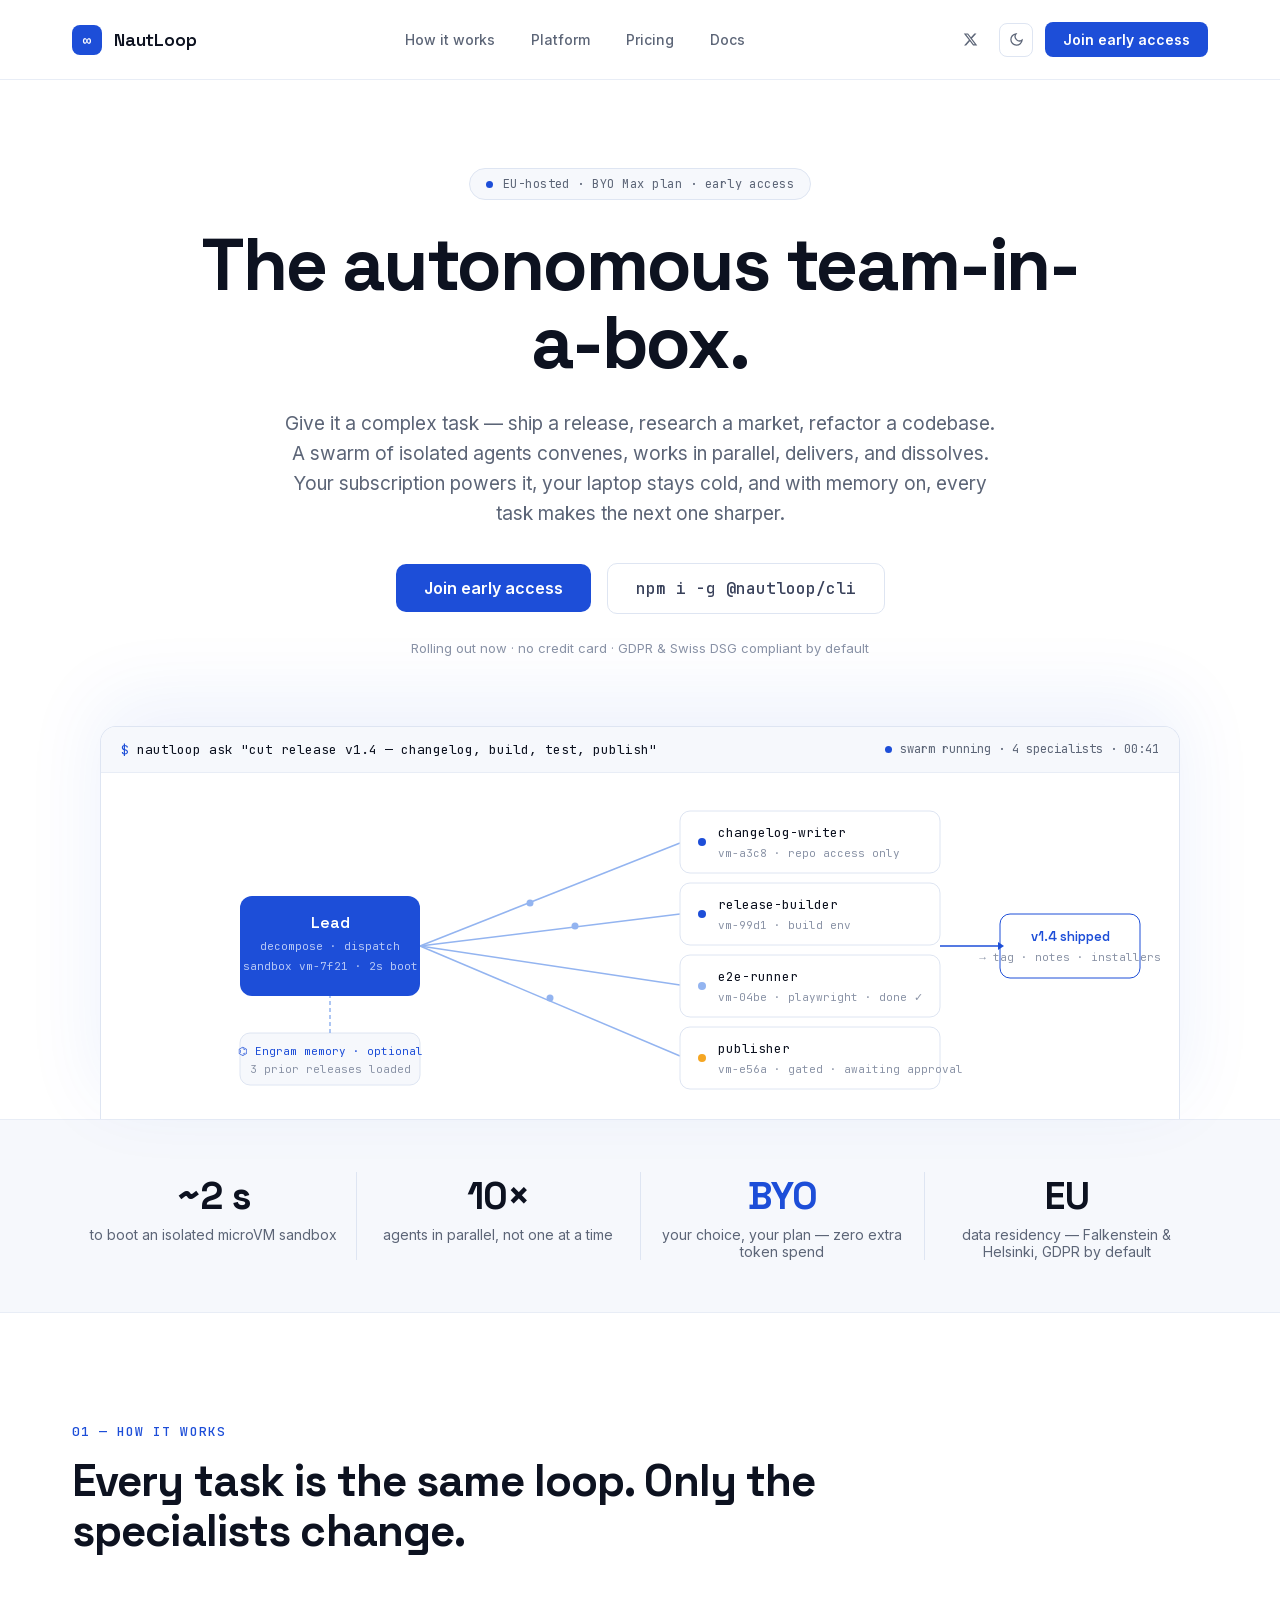
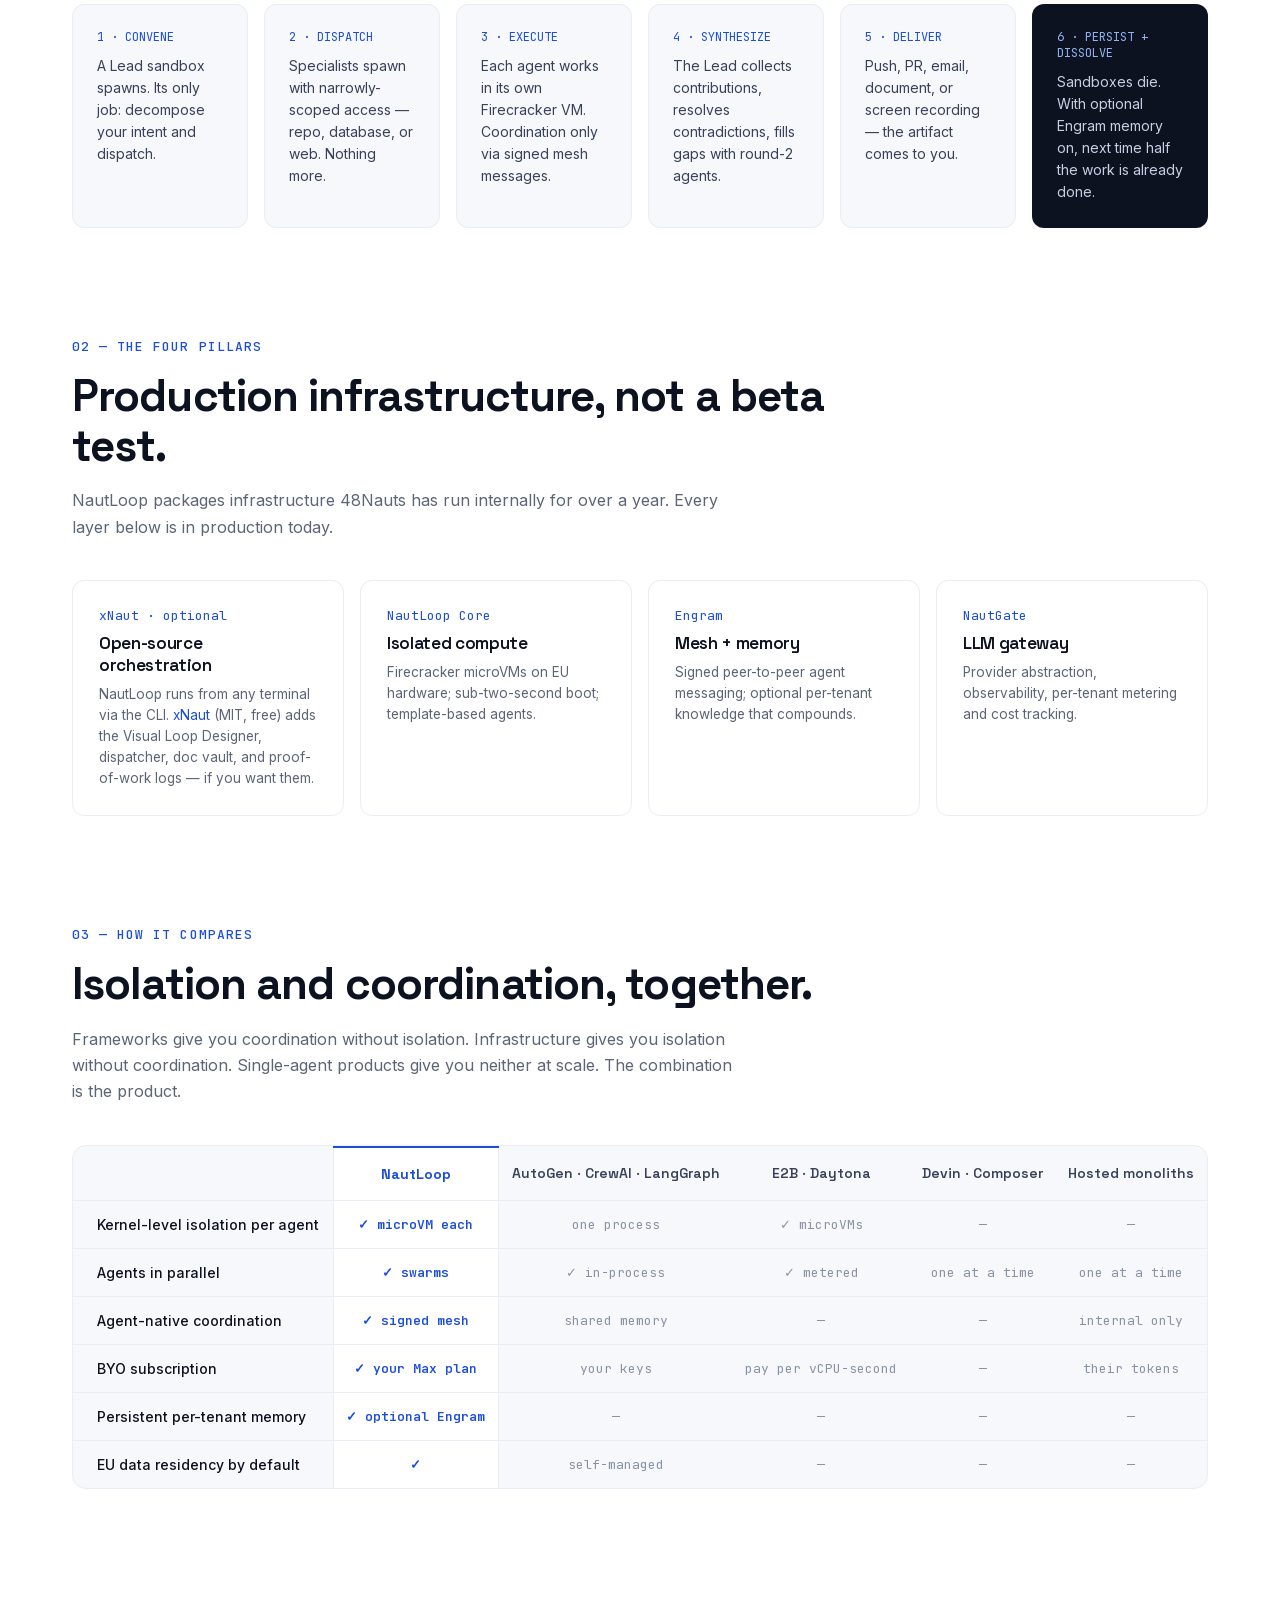
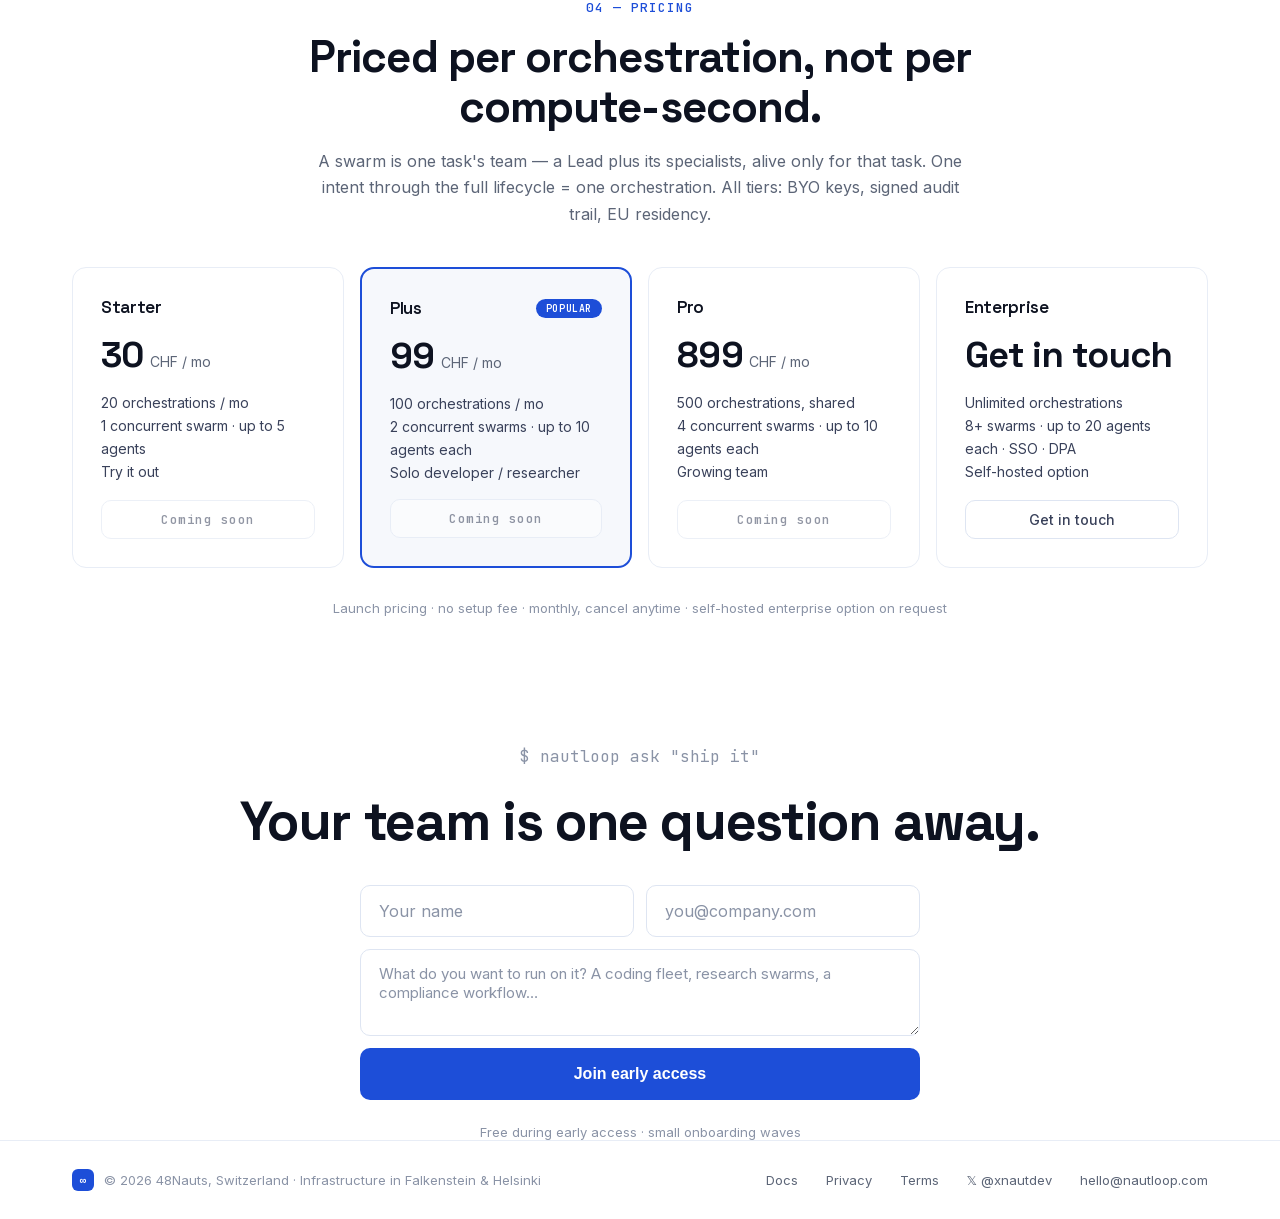
<file: index.html>
<!doctype html>
<html lang="en">
<head>
  <meta charset="utf-8">
  <meta name="viewport" content="width=device-width, initial-scale=1">
  <title>NautLoop — The autonomous team-in-a-box</title>
  <meta name="description" content="Give NautLoop a complex task — ship a release, research a market, refactor a codebase. A swarm of isolated agents convenes in EU-hosted microVMs, works in parallel, delivers, and dissolves. BYO Max plan.">
  <link rel="canonical" href="https://nautloop.com/">
  <meta property="og:type" content="website">
  <meta property="og:site_name" content="NautLoop">
  <meta property="og:title" content="NautLoop — The autonomous team-in-a-box">
  <meta property="og:description" content="Swarms of isolated AI agents in EU-hosted microVMs. Your subscription powers it. Your laptop stays cold.">
  <meta property="og:url" content="https://nautloop.com/">
  <meta property="og:image" content="https://nautloop.com/assets/og.png">
  <meta property="og:image:width" content="1200">
  <meta property="og:image:height" content="630">
  <meta name="twitter:card" content="summary_large_image">
  <meta name="twitter:site" content="@xnautdev">
  <meta name="twitter:title" content="NautLoop — The autonomous team-in-a-box">
  <meta name="twitter:description" content="Swarms of isolated AI agents in EU-hosted microVMs. BYO Max plan. EU data residency.">
  <meta name="twitter:image" content="https://nautloop.com/assets/og.png">
  <link rel="icon" href="favicon.svg" type="image/svg+xml">
  <link rel="stylesheet" href="css/style.css?v=6">
  <script defer src="https://wave.21nauts.com/script.js" data-website-id="6d8ce0ae-9b54-4ba2-931f-3f5d54a3eb39"></script>
  <script>
    // Apply saved/system theme before paint to avoid flash
    (function () {
      var t = localStorage.getItem('nl-theme');
      if (!t) t = window.matchMedia('(prefers-color-scheme: dark)').matches ? 'dark' : 'light';
      document.documentElement.setAttribute('data-theme', t);
    })();
  </script>
</head>
<body>

<nav class="nav">
  <a class="logo" href="/">
    <span class="logo-mark">∞</span>
    <span class="logo-name">NautLoop</span>
  </a>
  <div class="nav-links">
    <a href="#how">How it works</a>
    <a href="#pillars">Platform</a>
    <a href="#pricing">Pricing</a>
    <a href="https://docs.nautloop.com/docs">Docs</a>
  </div>
  <div class="nav-actions">
    <a class="icon-btn" href="https://x.com/xnautdev" aria-label="NautLoop on X">
      <svg width="15" height="15" viewBox="0 0 24 24" fill="currentColor"><path d="M18.244 2.25h3.308l-7.227 8.26 8.502 11.24H16.17l-5.214-6.817L4.99 21.75H1.68l7.73-8.835L1.254 2.25H8.08l4.713 6.231zm-1.161 17.52h1.833L7.084 4.126H5.117z"/></svg>
    </a>
    <button class="icon-btn theme-toggle" aria-label="Toggle theme">
      <svg class="ic-moon" width="15" height="15" viewBox="0 0 24 24" fill="none" stroke="currentColor" stroke-width="2" stroke-linecap="round"><path d="M21 12.79A9 9 0 1 1 11.21 3 7 7 0 0 0 21 12.79z"/></svg>
      <svg class="ic-sun" width="15" height="15" viewBox="0 0 24 24" fill="none" stroke="currentColor" stroke-width="2" stroke-linecap="round"><circle cx="12" cy="12" r="4"/><path d="M12 2v2M12 20v2M4.93 4.93l1.41 1.41M17.66 17.66l1.41 1.41M2 12h2M20 12h2M4.93 19.07l1.41-1.41M17.66 6.34l1.41-1.41"/></svg>
    </button>
    <a class="btn btn-primary btn-sm" href="#join">Join early access</a>
  </div>
</nav>

<header class="hero">
  <div class="pill mono"><span class="dot"></span>EU-hosted · BYO Max plan · early access</div>
  <h1>The autonomous team-in-a-box.</h1>
  <p class="sub">Give it a complex task — ship a release, research a market, refactor a codebase. A swarm of isolated agents convenes, works in parallel, delivers, and dissolves. Your subscription powers it, your laptop stays cold, and with memory on, every task makes the next one sharper.</p>
  <div class="cta-row">
    <a class="btn btn-primary" href="#join">Join early access</a>
    <span class="btn btn-ghost mono">npm i -g @nautloop/cli</span>
  </div>
  <p class="footnote">Rolling out now · no credit card · GDPR &amp; Swiss DSG compliant by default</p>

  <div class="swarm">
    <div class="swarm-head">
      <span class="mono cmd"><b>$</b> nautloop ask "cut release v1.4 — changelog, build, test, publish"</span>
      <span class="mono status"><span class="dot"></span>swarm running · 4 specialists · 00:41</span>
    </div>
    <div class="swarm-canvas">
      <svg width="1040" height="330" viewBox="0 0 1040 330" fill="none">
        <g stroke="var(--mesh)" stroke-width="1.5">
          <path d="M300 165 L560 62"/><path d="M300 165 L560 133"/>
          <path d="M300 165 L560 204"/><path d="M300 165 L560 275"/>
        </g>
        <g fill="var(--mesh-dot)">
          <circle cx="410" cy="122" r="3.5"/><circle cx="455" cy="145" r="3.5"/><circle cx="430" cy="217" r="3.5"/>
        </g>
        <rect x="120" y="115" width="180" height="100" rx="12" fill="var(--accent-strong)"/>
        <text x="210" y="147" fill="#FFFFFF" class="sg" font-size="16" font-weight="600" text-anchor="middle">Lead</text>
        <text x="210" y="169" fill="var(--on-accent-dim)" class="jb" font-size="11" text-anchor="middle">decompose · dispatch</text>
        <text x="210" y="189" fill="var(--on-accent-dim)" class="jb" font-size="11" text-anchor="middle">sandbox vm-7f21 · 2s boot</text>
        <g class="jb" font-size="11">
          <rect x="560" y="30" width="260" height="62" rx="10" fill="var(--card)" stroke="var(--border)"/>
          <circle cx="582" cy="61" r="4" fill="var(--accent-text)"/>
          <text x="598" y="56" fill="var(--ink)" font-size="13">changelog-writer</text>
          <text x="598" y="76" fill="var(--faint)">vm-a3c8 · repo access only</text>
          <rect x="560" y="102" width="260" height="62" rx="10" fill="var(--card)" stroke="var(--border)"/>
          <circle cx="582" cy="133" r="4" fill="var(--accent-text)"/>
          <text x="598" y="128" fill="var(--ink)" font-size="13">release-builder</text>
          <text x="598" y="148" fill="var(--faint)">vm-99d1 · build env</text>
          <rect x="560" y="174" width="260" height="62" rx="10" fill="var(--card)" stroke="var(--border)"/>
          <circle cx="582" cy="205" r="4" fill="var(--mesh)"/>
          <text x="598" y="200" fill="var(--ink)" font-size="13">e2e-runner</text>
          <text x="598" y="220" fill="var(--faint)">vm-04be · playwright · done ✓</text>
          <rect x="560" y="246" width="260" height="62" rx="10" fill="var(--card)" stroke="var(--border)"/>
          <circle cx="582" cy="277" r="4" fill="#F5A623"/>
          <text x="598" y="272" fill="var(--ink)" font-size="13">publisher</text>
          <text x="598" y="292" fill="var(--faint)">vm-e56a · gated · awaiting approval</text>
        </g>
        <rect x="120" y="252" width="180" height="52" rx="10" fill="var(--tint)" stroke="var(--border)"/>
        <text x="210" y="274" fill="var(--accent-text)" class="jb" font-size="11" text-anchor="middle">⌬ Engram memory · optional</text>
        <text x="210" y="292" fill="var(--faint)" class="jb" font-size="11" text-anchor="middle">3 prior releases loaded</text>
        <path d="M210 252 L210 215" stroke="var(--mesh)" stroke-width="1.5" stroke-dasharray="4 3"/>
        <rect x="880" y="133" width="140" height="64" rx="10" fill="var(--card)" stroke="var(--accent-strong)"/>
        <text x="950" y="160" fill="var(--accent-text)" class="sg" font-size="13" font-weight="600" text-anchor="middle">v1.4 shipped</text>
        <text x="950" y="180" fill="var(--faint)" class="jb" font-size="11" text-anchor="middle">→ tag · notes · installers</text>
        <path d="M820 165 L878 165" stroke="var(--accent-strong)" stroke-width="1.5"/>
        <polygon points="878,161 878,169 884,165" fill="var(--accent-strong)"/>
      </svg>
    </div>
  </div>
</header>

<section class="stats">
  <div class="stat"><b>~2 s</b><span>to boot an isolated microVM sandbox</span></div>
  <div class="stat"><b>10×</b><span>agents in parallel, not one at a time</span></div>
  <div class="stat"><b class="accent">BYO</b><span>your choice, your plan — zero extra token spend</span></div>
  <div class="stat"><b>EU</b><span>data residency — Falkenstein &amp; Helsinki, GDPR by default</span></div>
</section>

<section class="section" id="how">
  <p class="kicker mono">01 — HOW IT WORKS</p>
  <h2>Every task is the same loop. Only the specialists change.</h2>
  <div class="steps">
    <div class="step"><span class="mono sl">1 · CONVENE</span><p>A Lead sandbox spawns. Its only job: decompose your intent and dispatch.</p></div>
    <div class="step"><span class="mono sl">2 · DISPATCH</span><p>Specialists spawn with narrowly-scoped access — repo, database, or web. Nothing more.</p></div>
    <div class="step"><span class="mono sl">3 · EXECUTE</span><p>Each agent works in its own Firecracker VM. Coordination only via signed mesh messages.</p></div>
    <div class="step"><span class="mono sl">4 · SYNTHESIZE</span><p>The Lead collects contributions, resolves contradictions, fills gaps with round-2 agents.</p></div>
    <div class="step"><span class="mono sl">5 · DELIVER</span><p>Push, PR, email, document, or screen recording — the artifact comes to you.</p></div>
    <div class="step step-dark"><span class="mono sl">6 · PERSIST + DISSOLVE</span><p>Sandboxes die. With optional Engram memory on, next time half the work is already done.</p></div>
  </div>
</section>

<section class="section" id="pillars">
  <p class="kicker mono">02 — THE FOUR PILLARS</p>
  <h2>Production infrastructure, not a beta test.</h2>
  <p class="lead">NautLoop packages infrastructure 48Nauts has run internally for over a year. Every layer below is in production today.</p>
  <div class="pillars">
    <div class="pillar"><span class="mono pn">xNaut · optional</span><h3>Open-source orchestration</h3><p>NautLoop runs from any terminal via the CLI. <a href="https://xnaut.dev" style="color:var(--accent-text)">xNaut</a> (MIT, free) adds the Visual Loop Designer, dispatcher, doc vault, and proof-of-work logs — if you want them.</p></div>
    <div class="pillar"><span class="mono pn">NautLoop Core</span><h3>Isolated compute</h3><p>Firecracker microVMs on EU hardware; sub-two-second boot; template-based agents.</p></div>
    <div class="pillar"><span class="mono pn">Engram</span><h3>Mesh + memory</h3><p>Signed peer-to-peer agent messaging; optional per-tenant knowledge that compounds.</p></div>
    <div class="pillar"><span class="mono pn">NautGate</span><h3>LLM gateway</h3><p>Provider abstraction, observability, per-tenant metering and cost tracking.</p></div>
  </div>
</section>

<section class="section compare" id="compare">
  <p class="kicker mono">03 — HOW IT COMPARES</p>
  <h2>Isolation and coordination, together.</h2>
  <p class="lead">Frameworks give you coordination without isolation. Infrastructure gives you isolation without coordination. Single-agent products give you neither at scale. The combination is the product.</p>
  <div class="table-wrap">
    <table class="cmp mono">
      <thead>
        <tr><th></th><th class="me">NautLoop</th><th>AutoGen · CrewAI · LangGraph</th><th>E2B · Daytona</th><th>Devin · Composer</th><th>Hosted monoliths</th></tr>
      </thead>
      <tbody>
        <tr><td>Kernel-level isolation per agent</td><td class="me">✓ microVM each</td><td>one process</td><td>✓ microVMs</td><td>—</td><td>—</td></tr>
        <tr><td>Agents in parallel</td><td class="me">✓ swarms</td><td>✓ in-process</td><td>✓ metered</td><td>one at a time</td><td>one at a time</td></tr>
        <tr><td>Agent-native coordination</td><td class="me">✓ signed mesh</td><td>shared memory</td><td>—</td><td>—</td><td>internal only</td></tr>
        <tr><td>BYO subscription</td><td class="me">✓ your Max plan</td><td>your keys</td><td>pay per vCPU-second</td><td>—</td><td>their tokens</td></tr>
        <tr><td>Persistent per-tenant memory</td><td class="me">✓ optional Engram</td><td>—</td><td>—</td><td>—</td><td>—</td></tr>
        <tr><td>EU data residency by default</td><td class="me">✓</td><td>self-managed</td><td>—</td><td>—</td><td>—</td></tr>
      </tbody>
    </table>
  </div>
</section>

<section class="section pricing" id="pricing">
  <p class="kicker mono">04 — PRICING</p>
  <h2>Priced per orchestration, not per compute-second.</h2>
  <p class="lead center">A swarm is one task's team — a Lead plus its specialists, alive only for that task. One intent through the full lifecycle = one orchestration. All tiers: BYO keys, signed audit trail, EU residency.</p>
  <div class="tiers">
    <div class="tier">
      <h3>Starter</h3>
      <div class="price"><b>30</b><span>CHF / mo</span></div>
      <p>20 orchestrations / mo<br>1 concurrent swarm · up to 5 agents<br>Try it out</p>
      <span class="btn btn-ghost btn-soon">Coming soon</span>
    </div>
    <div class="tier tier-hl">
      <div class="tier-head"><h3>Plus</h3><span class="mono badge-pop">POPULAR</span></div>
      <div class="price"><b>99</b><span>CHF / mo</span></div>
      <p>100 orchestrations / mo<br>2 concurrent swarms · up to 10 agents each<br>Solo developer / researcher</p>
      <span class="btn btn-ghost btn-soon">Coming soon</span>
    </div>
    <div class="tier">
      <h3>Pro</h3>
      <div class="price"><b>899</b><span>CHF / mo</span></div>
      <p>500 orchestrations, shared<br>4 concurrent swarms · up to 10 agents each<br>Growing team</p>
      <span class="btn btn-ghost btn-soon">Coming soon</span>
    </div>
    <div class="tier">
      <h3>Enterprise</h3>
      <div class="price"><b>Get in touch</b></div>
      <p>Unlimited orchestrations<br>8+ swarms · up to 20 agents each · SSO · DPA<br>Self-hosted option</p>
      <a class="btn btn-ghost" href="mailto:hello@nautloop.com?subject=NautLoop%20Enterprise">Get in touch</a>
    </div>
  </div>
  <p class="fine">Launch pricing · no setup fee · monthly, cancel anytime · self-hosted enterprise option on request</p>
</section>

<section class="section final" id="join">
  <p class="mono dim">$ nautloop ask "ship it"</p>
  <h2>Your team is one question away.</h2>
  <form class="ea-form ea-form-full" id="ea-form">
    <div class="ea-row">
      <input type="text" id="ea-name" placeholder="Your name" autocomplete="name" required>
      <input type="email" id="ea-email" placeholder="you@company.com" autocomplete="email" required>
    </div>
    <textarea id="ea-why" rows="3" placeholder="What do you want to run on it? A coding fleet, research swarms, a compliance workflow…" required></textarea>
    <input type="text" id="ea-company" tabindex="-1" autocomplete="off" aria-hidden="true" style="position:absolute;left:-9999px">
    <button type="submit" class="btn btn-primary">Join early access</button>
    <p class="mono fine" id="ea-status" hidden></p>
  </form>
  <p class="fine">Free during early access · small onboarding waves</p>
</section>

<footer class="footer">
  <div class="logo">
    <span class="logo-mark sm">∞</span>
    <span class="fine">© 2026 48Nauts, Switzerland · Infrastructure in Falkenstein &amp; Helsinki</span>
  </div>
  <div class="footer-links">
    <a href="https://docs.nautloop.com/docs">Docs</a>
    <a href="/privacy.html">Privacy</a>
    <a href="/terms.html">Terms</a>
    <a href="https://x.com/xnautdev">𝕏 @xnautdev</a>
    <a href="mailto:hello@nautloop.com">hello@nautloop.com</a>
  </div>
</footer>

<script src="js/main.js?v=5" defer></script>
<script type="application/ld+json">
{
  "@context": "https://schema.org",
  "@type": "SoftwareApplication",
  "name": "NautLoop",
  "applicationCategory": "DeveloperApplication",
  "operatingSystem": "Web, CLI (macOS, Linux)",
  "description": "Hosted platform for running swarms of AI agents in isolated EU-hosted microVMs, coordinated through a signed mesh, with optional persistent memory. Bring your own AI subscription.",
  "url": "https://nautloop.com/",
  "offers": [
    { "@type": "Offer", "name": "Starter", "price": "30", "priceCurrency": "CHF" },
    { "@type": "Offer", "name": "Plus", "price": "100", "priceCurrency": "CHF" },
    { "@type": "Offer", "name": "Team", "price": "400", "priceCurrency": "CHF" },
    { "@type": "Offer", "name": "Business", "price": "1500", "priceCurrency": "CHF" }
  ],
  "author": { "@type": "Organization", "name": "48Nauts", "url": "https://48nauts.com" }
}
</script>
</body>
</html>
</file>
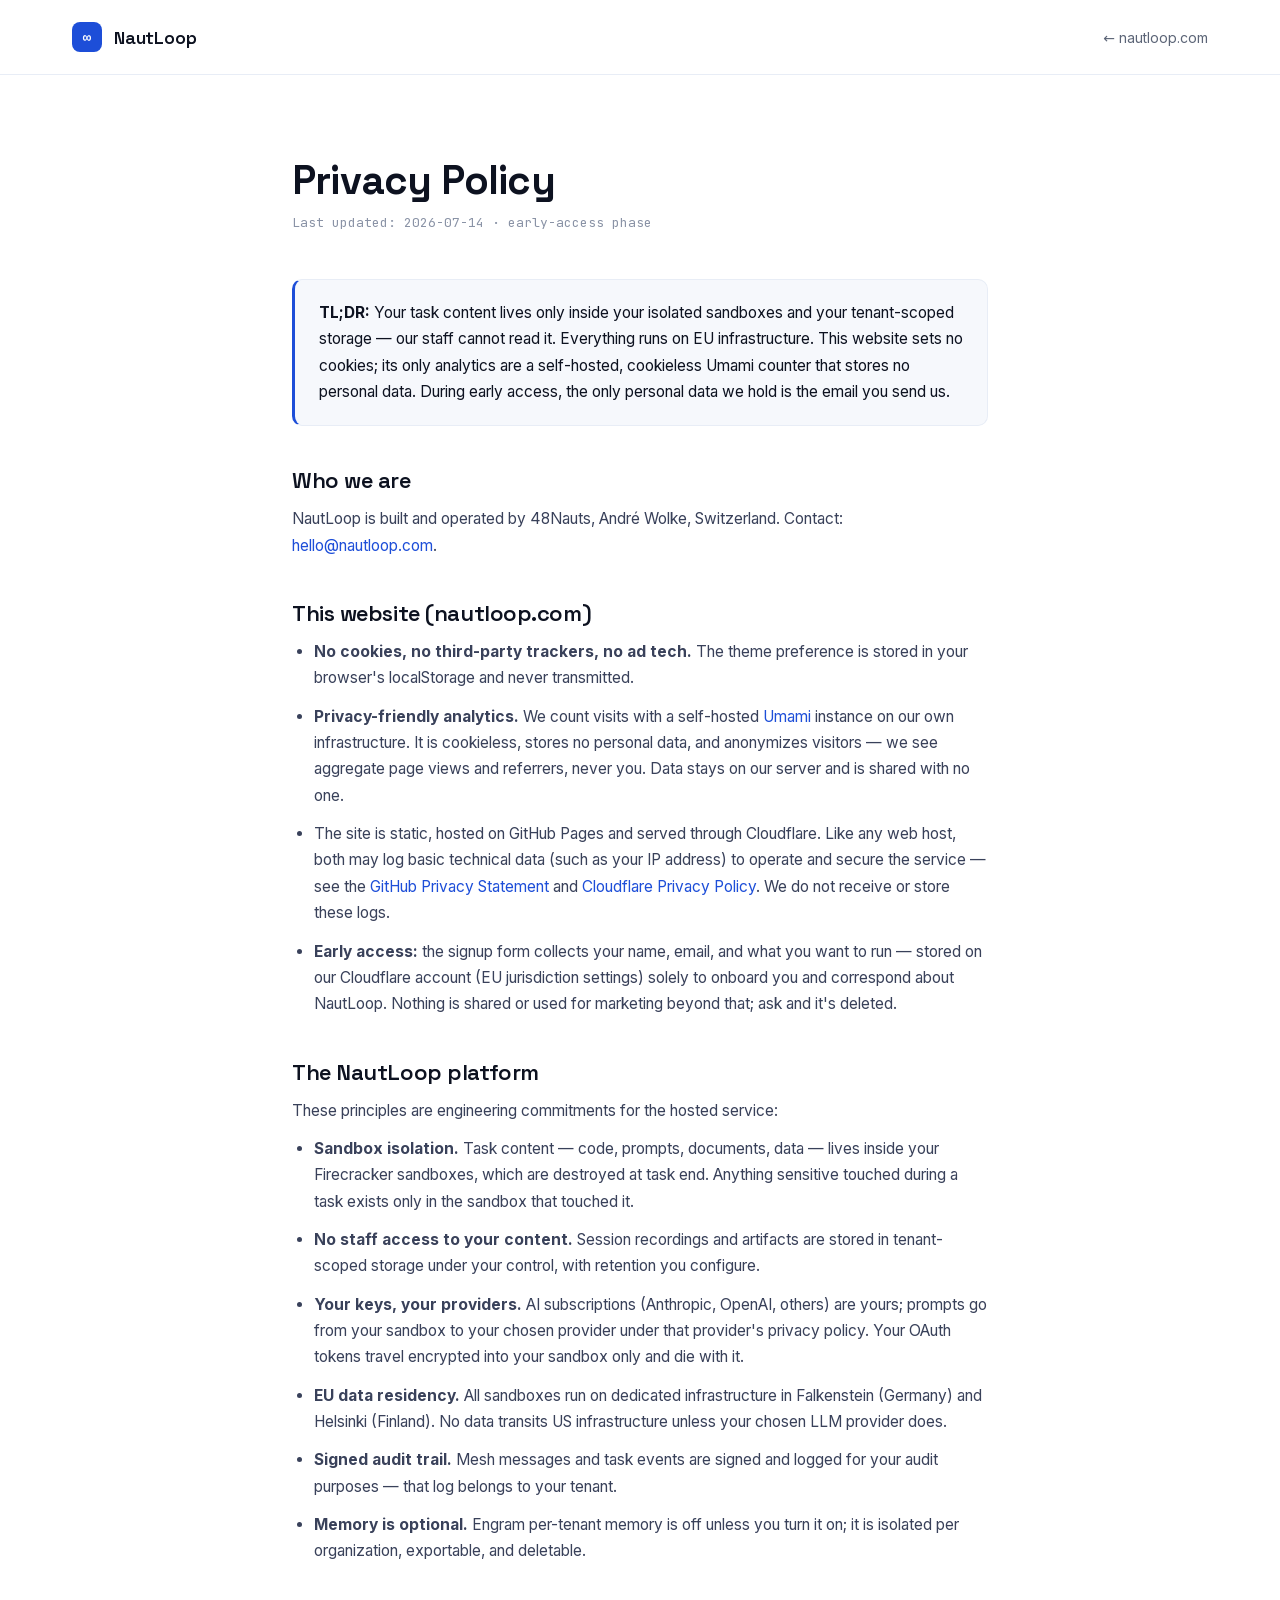
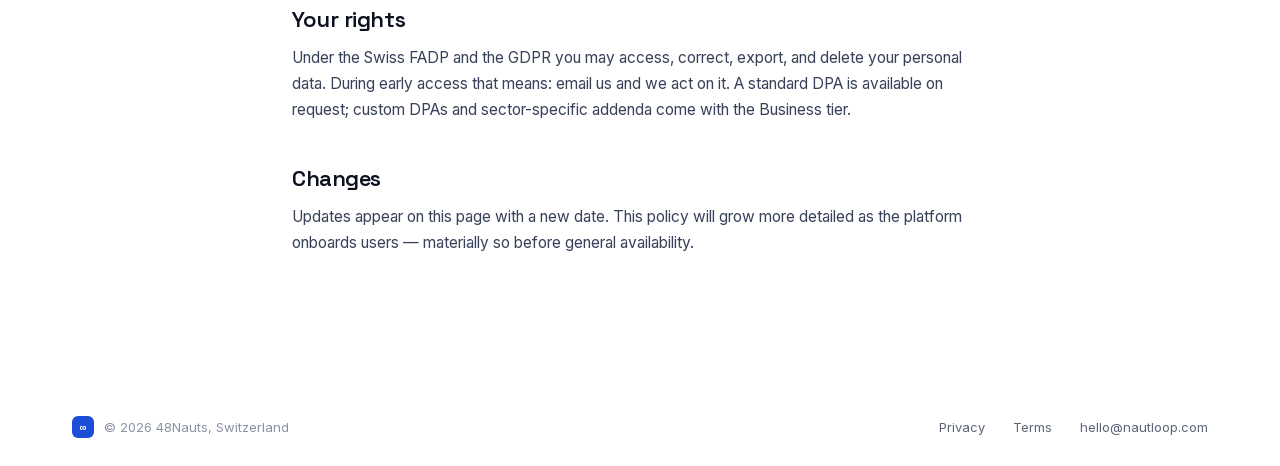
<file: privacy.html>
<!doctype html>
<html lang="en">
<head>
  <meta charset="utf-8">
  <meta name="viewport" content="width=device-width, initial-scale=1">
  <title>Privacy Policy — NautLoop</title>
  <meta name="robots" content="noindex">
  <link rel="icon" href="favicon.svg" type="image/svg+xml">
  <link rel="stylesheet" href="css/style.css?v=6">
  <script defer src="https://wave.21nauts.com/script.js" data-website-id="6d8ce0ae-9b54-4ba2-931f-3f5d54a3eb39"></script>
  <script>(function(){var t=localStorage.getItem('nl-theme');if(!t)t=window.matchMedia('(prefers-color-scheme: dark)').matches?'dark':'light';document.documentElement.setAttribute('data-theme',t);})();</script>
</head>
<body>

<nav class="nav">
  <a class="logo" href="/"><span class="logo-mark">∞</span><span class="logo-name">NautLoop</span></a>
  <div class="nav-actions"><a href="/" style="font-size:14px;color:var(--muted);">← nautloop.com</a></div>
</nav>

<main class="legal">
  <h1>Privacy Policy</h1>
  <span class="updated">Last updated: 2026-07-14 · early-access phase</span>

  <div class="tldr">
    <p><strong>TL;DR:</strong> Your task content lives only inside your isolated sandboxes and your tenant-scoped storage — our staff cannot read it. Everything runs on EU infrastructure. This website sets no cookies; its only analytics are a self-hosted, cookieless Umami counter that stores no personal data. During early access, the only personal data we hold is the email you send us.</p>
  </div>

  <h2>Who we are</h2>
  <p>NautLoop is built and operated by 48Nauts, André Wolke, Switzerland. Contact: <a href="mailto:hello@nautloop.com">hello@nautloop.com</a>.</p>

  <h2>This website (nautloop.com)</h2>
  <ul>
    <li><strong>No cookies, no third-party trackers, no ad tech.</strong> The theme preference is stored in your browser's localStorage and never transmitted.</li>
    <li><strong>Privacy-friendly analytics.</strong> We count visits with a self-hosted <a href="https://umami.is">Umami</a> instance on our own infrastructure. It is cookieless, stores no personal data, and anonymizes visitors — we see aggregate page views and referrers, never you. Data stays on our server and is shared with no one.</li>
    <li>The site is static, hosted on GitHub Pages and served through Cloudflare. Like any web host, both may log basic technical data (such as your IP address) to operate and secure the service — see the <a href="https://docs.github.com/privacy">GitHub Privacy Statement</a> and <a href="https://www.cloudflare.com/privacypolicy/">Cloudflare Privacy Policy</a>. We do not receive or store these logs.</li>
    <li><strong>Early access:</strong> the signup form collects your name, email, and what you want to run — stored on our Cloudflare account (EU jurisdiction settings) solely to onboard you and correspond about NautLoop. Nothing is shared or used for marketing beyond that; ask and it's deleted.</li>
  </ul>

  <h2>The NautLoop platform</h2>
  <p>These principles are engineering commitments for the hosted service:</p>
  <ul>
    <li><strong>Sandbox isolation.</strong> Task content — code, prompts, documents, data — lives inside your Firecracker sandboxes, which are destroyed at task end. Anything sensitive touched during a task exists only in the sandbox that touched it.</li>
    <li><strong>No staff access to your content.</strong> Session recordings and artifacts are stored in tenant-scoped storage under your control, with retention you configure.</li>
    <li><strong>Your keys, your providers.</strong> AI subscriptions (Anthropic, OpenAI, others) are yours; prompts go from your sandbox to your chosen provider under that provider's privacy policy. Your OAuth tokens travel encrypted into your sandbox only and die with it.</li>
    <li><strong>EU data residency.</strong> All sandboxes run on dedicated infrastructure in Falkenstein (Germany) and Helsinki (Finland). No data transits US infrastructure unless your chosen LLM provider does.</li>
    <li><strong>Signed audit trail.</strong> Mesh messages and task events are signed and logged for your audit purposes — that log belongs to your tenant.</li>
    <li><strong>Memory is optional.</strong> Engram per-tenant memory is off unless you turn it on; it is isolated per organization, exportable, and deletable.</li>
  </ul>

  <h2>Your rights</h2>
  <p>Under the Swiss FADP and the GDPR you may access, correct, export, and delete your personal data. During early access that means: email us and we act on it. A standard DPA is available on request; custom DPAs and sector-specific addenda come with the Business tier.</p>

  <h2>Changes</h2>
  <p>Updates appear on this page with a new date. This policy will grow more detailed as the platform onboards users — materially so before general availability.</p>
</main>

<footer class="footer">
  <div class="logo"><span class="logo-mark sm">∞</span><span class="fine">© 2026 48Nauts, Switzerland</span></div>
  <div class="footer-links"><a href="/privacy.html">Privacy</a><a href="/terms.html">Terms</a><a href="mailto:hello@nautloop.com">hello@nautloop.com</a></div>
</footer>

</body>
</html>
</file>
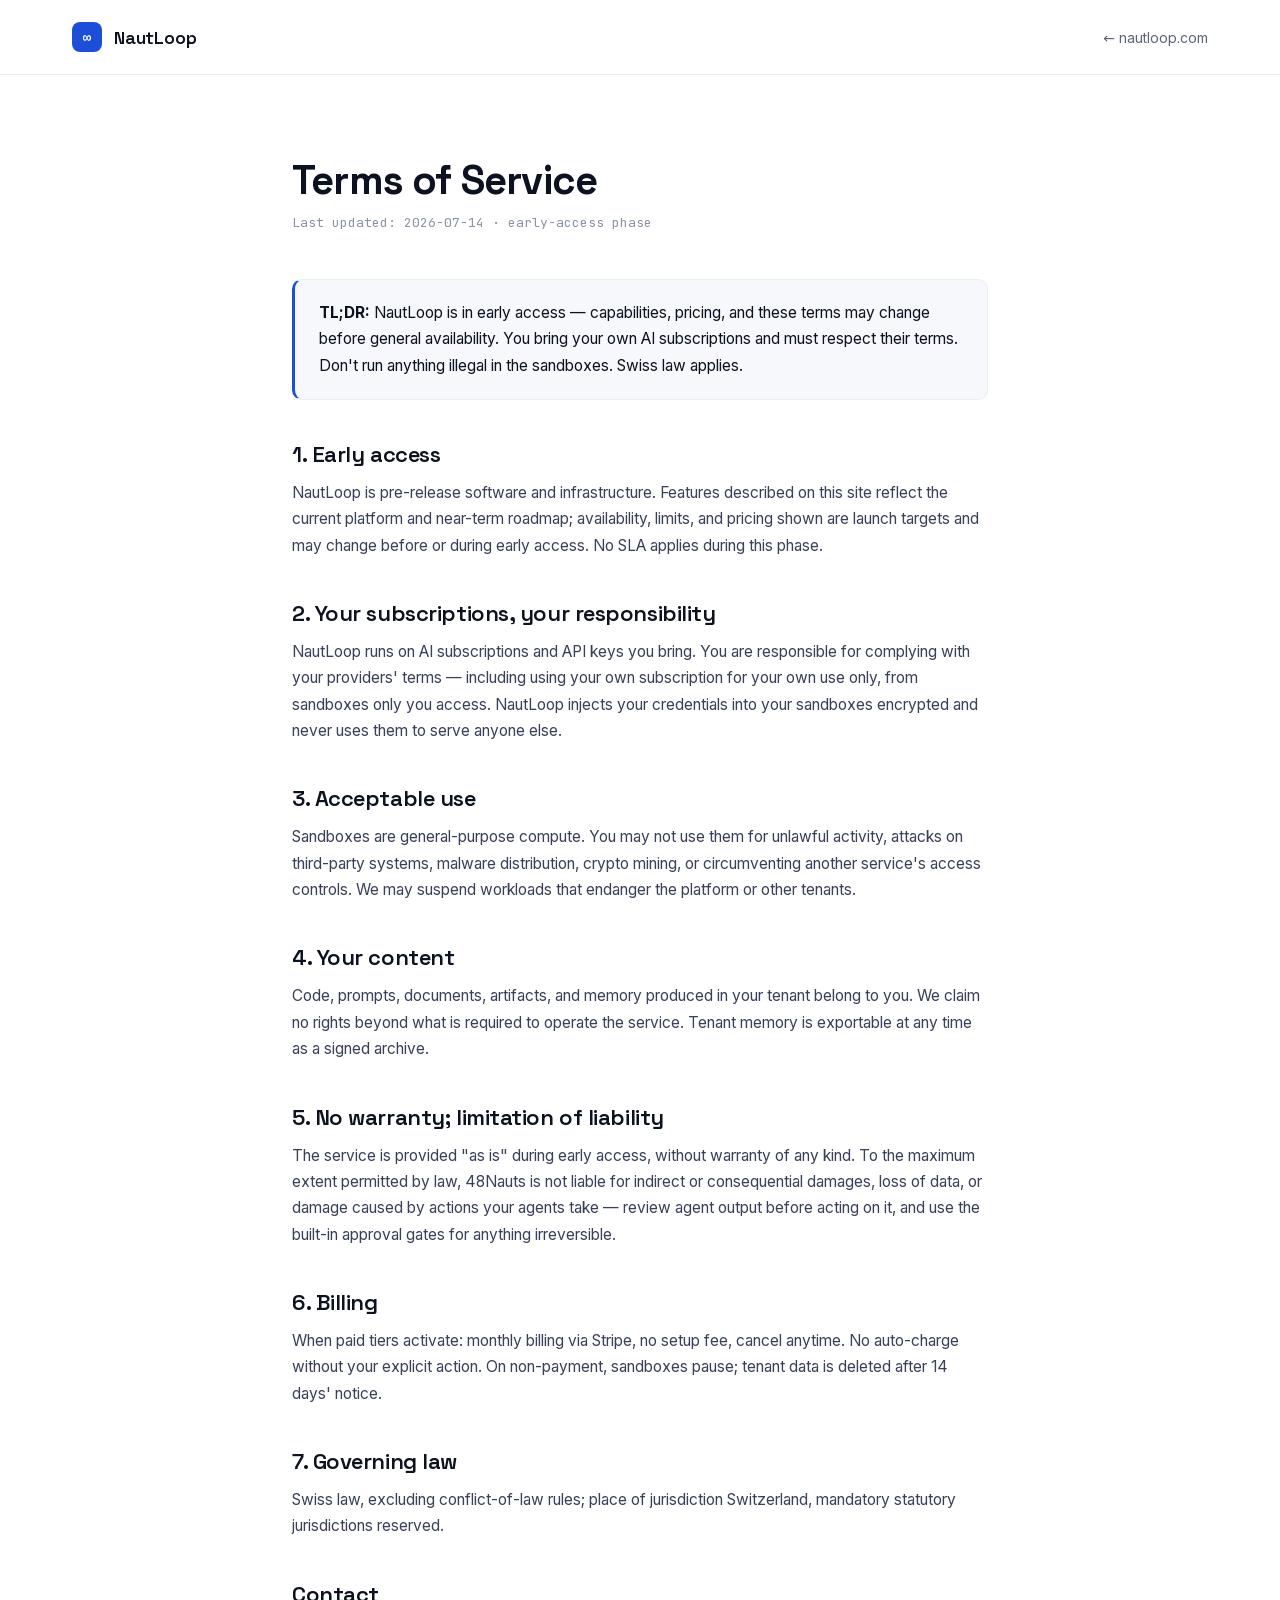
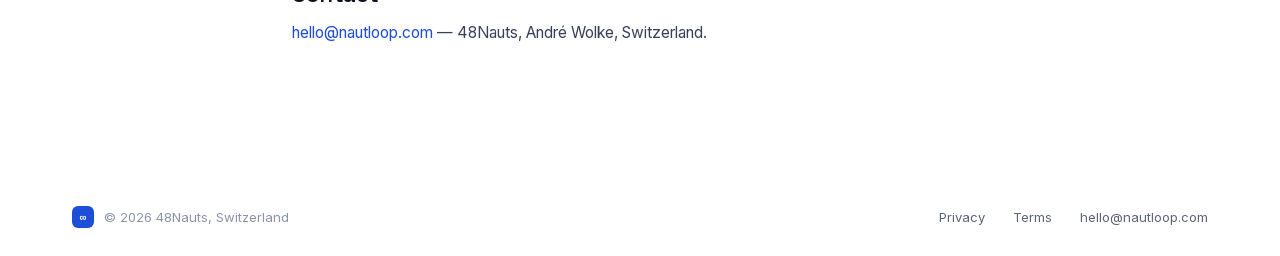
<file: terms.html>
<!doctype html>
<html lang="en">
<head>
  <meta charset="utf-8">
  <meta name="viewport" content="width=device-width, initial-scale=1">
  <title>Terms of Service — NautLoop</title>
  <meta name="robots" content="noindex">
  <link rel="icon" href="favicon.svg" type="image/svg+xml">
  <link rel="stylesheet" href="css/style.css?v=6">
  <script defer src="https://wave.21nauts.com/script.js" data-website-id="6d8ce0ae-9b54-4ba2-931f-3f5d54a3eb39"></script>
  <script>(function(){var t=localStorage.getItem('nl-theme');if(!t)t=window.matchMedia('(prefers-color-scheme: dark)').matches?'dark':'light';document.documentElement.setAttribute('data-theme',t);})();</script>
</head>
<body>

<nav class="nav">
  <a class="logo" href="/"><span class="logo-mark">∞</span><span class="logo-name">NautLoop</span></a>
  <div class="nav-actions"><a href="/" style="font-size:14px;color:var(--muted);">← nautloop.com</a></div>
</nav>

<main class="legal">
  <h1>Terms of Service</h1>
  <span class="updated">Last updated: 2026-07-14 · early-access phase</span>

  <div class="tldr">
    <p><strong>TL;DR:</strong> NautLoop is in early access — capabilities, pricing, and these terms may change before general availability. You bring your own AI subscriptions and must respect their terms. Don't run anything illegal in the sandboxes. Swiss law applies.</p>
  </div>

  <h2>1. Early access</h2>
  <p>NautLoop is pre-release software and infrastructure. Features described on this site reflect the current platform and near-term roadmap; availability, limits, and pricing shown are launch targets and may change before or during early access. No SLA applies during this phase.</p>

  <h2>2. Your subscriptions, your responsibility</h2>
  <p>NautLoop runs on AI subscriptions and API keys you bring. You are responsible for complying with your providers' terms — including using your own subscription for your own use only, from sandboxes only you access. NautLoop injects your credentials into your sandboxes encrypted and never uses them to serve anyone else.</p>

  <h2>3. Acceptable use</h2>
  <p>Sandboxes are general-purpose compute. You may not use them for unlawful activity, attacks on third-party systems, malware distribution, crypto mining, or circumventing another service's access controls. We may suspend workloads that endanger the platform or other tenants.</p>

  <h2>4. Your content</h2>
  <p>Code, prompts, documents, artifacts, and memory produced in your tenant belong to you. We claim no rights beyond what is required to operate the service. Tenant memory is exportable at any time as a signed archive.</p>

  <h2>5. No warranty; limitation of liability</h2>
  <p>The service is provided "as is" during early access, without warranty of any kind. To the maximum extent permitted by law, 48Nauts is not liable for indirect or consequential damages, loss of data, or damage caused by actions your agents take — review agent output before acting on it, and use the built-in approval gates for anything irreversible.</p>

  <h2>6. Billing</h2>
  <p>When paid tiers activate: monthly billing via Stripe, no setup fee, cancel anytime. No auto-charge without your explicit action. On non-payment, sandboxes pause; tenant data is deleted after 14 days' notice.</p>

  <h2>7. Governing law</h2>
  <p>Swiss law, excluding conflict-of-law rules; place of jurisdiction Switzerland, mandatory statutory jurisdictions reserved.</p>

  <h2>Contact</h2>
  <p><a href="mailto:hello@nautloop.com">hello@nautloop.com</a> — 48Nauts, André Wolke, Switzerland.</p>
</main>

<footer class="footer">
  <div class="logo"><span class="logo-mark sm">∞</span><span class="fine">© 2026 48Nauts, Switzerland</span></div>
  <div class="footer-links"><a href="/privacy.html">Privacy</a><a href="/terms.html">Terms</a><a href="mailto:hello@nautloop.com">hello@nautloop.com</a></div>
</footer>

</body>
</html>
</file>
<file: css/style.css>
/* NautLoop — cobalt circuit on snow / deep space. Light default, [data-theme=dark] flips. */

@font-face { font-family: 'Space Grotesk'; src: url('../fonts/space-grotesk.woff2') format('woff2'); font-weight: 300 700; font-display: swap; }
@font-face { font-family: 'Inter'; src: url('../fonts/inter.woff2') format('woff2'); font-weight: 100 900; font-display: swap; }
@font-face { font-family: 'JetBrains Mono'; src: url('../fonts/jetbrains-mono.woff2') format('woff2'); font-weight: 100 800; font-display: swap; }

:root {
  --bg: #FFFFFF;
  --tint: #F6F8FC;
  --card: #FFFFFF;
  --line: #E8EDF6;
  --border: #DEE5F2;
  --ink: #0D1220;
  --soft: #39415A;
  --muted: #5C6577;
  --faint: #8A93A6;
  --accent: #1D4ED8;        /* buttons + strong fills */
  --accent-strong: #1D4ED8; /* svg lead / arrows */
  --accent-text: #1D4ED8;   /* accent-colored text */
  --on-accent-dim: #B7C8F5;
  --mesh: #93B4F0;
  --mesh-dot: #93B4F0;
  --glow: rgba(29,78,216,0.08);
  --step-dark-bg: #0D1220;
  --step-dark-label: #93B4F0;
  --step-dark-text: #C6CFE2;
}
[data-theme="dark"] {
  --bg: #0A0E1A;
  --tint: #0F1526;
  --card: #111A30;
  --line: #1C2438;
  --border: #26314E;
  --ink: #E9EDF6;
  --soft: #B6BFD4;
  --muted: #98A2B8;
  --faint: #6B7590;
  --accent: #2E5BE8;
  --accent-strong: #2E5BE8;
  --accent-text: #7C9CFA;
  --on-accent-dim: #C3D2FA;
  --mesh: #3D5590;
  --mesh-dot: #7C9CFA;
  --glow: rgba(59,108,246,0.18);
  --step-dark-bg: #131C36;
  --step-dark-label: #8FB0FF;
  --step-dark-text: #C6CFE2;
}

* { margin: 0; padding: 0; box-sizing: border-box; }
html { scroll-behavior: smooth; }
body { background: var(--bg); color: var(--ink); font-family: 'Inter', system-ui, sans-serif; -webkit-font-smoothing: antialiased; transition: background .2s; }
a { color: inherit; text-decoration: none; }
h1, h2, h3 { font-family: 'Space Grotesk', sans-serif; letter-spacing: -0.02em; }
.mono, .jb { font-family: 'JetBrains Mono', ui-monospace, monospace; }
.sg { font-family: 'Space Grotesk', sans-serif; }
.accent { color: var(--accent-text); }
.dim { color: var(--faint); }
.fine { font-size: 13px; color: var(--faint); }
.dot { display: inline-block; width: 7px; height: 7px; border-radius: 50%; background: var(--accent-text); flex-shrink: 0; }

.btn { display: inline-flex; align-items: center; justify-content: center; gap: 10px; border-radius: 10px; font-weight: 600; font-size: 16px; padding: 14px 28px; transition: filter .15s; border: none; cursor: pointer; }
.btn:hover { filter: brightness(1.07); }
.btn-primary { background: var(--accent); color: #FFFFFF; }
.btn-ghost { border: 1px solid var(--border); color: var(--soft); background: var(--card); font-weight: 500; }
.btn-sm { padding: 9px 18px; font-size: 14px; border-radius: 8px; }
.icon-btn { display: inline-flex; align-items: center; justify-content: center; width: 34px; height: 34px; border-radius: 8px; border: 1px solid transparent; background: none; color: var(--muted); cursor: pointer; }
.theme-toggle { border-color: var(--border); }
.icon-btn:hover { background: var(--tint); }
[data-theme="light"] .ic-sun, :root:not([data-theme="dark"]) .ic-sun { display: none; }
[data-theme="dark"] .ic-moon { display: none; }

.pill { display: inline-flex; align-items: center; gap: 10px; padding: 7px 16px; border: 1px solid var(--border); border-radius: 999px; background: var(--tint); font-size: 12px; color: var(--muted); letter-spacing: .04em; }

/* nav */
.nav { display: flex; align-items: center; justify-content: space-between; padding: 22px 72px; border-bottom: 1px solid var(--line); }
.logo { display: flex; align-items: center; gap: 12px; }
.logo-mark { display: inline-flex; align-items: center; justify-content: center; width: 30px; height: 30px; background: var(--accent); border-radius: 8px; font-family: 'JetBrains Mono', monospace; font-size: 14px; font-weight: 700; color: #FFFFFF; }
.logo-mark.sm { width: 22px; height: 22px; font-size: 11px; border-radius: 6px; }
.logo-name { font-family: 'Space Grotesk', sans-serif; font-size: 18px; font-weight: 600; letter-spacing: -0.01em; }
.nav-links { display: flex; gap: 36px; }
.nav-links a { font-size: 14px; font-weight: 500; color: var(--muted); }
.nav-links a:hover { color: var(--ink); }
.nav-actions { display: flex; align-items: center; gap: 12px; }

/* hero */
.hero { display: flex; flex-direction: column; align-items: center; padding: 88px 72px 0; gap: 26px; text-align: center; }
.hero h1 { font-size: clamp(44px, 6vw, 74px); font-weight: 700; letter-spacing: -0.03em; line-height: 1.06; max-width: 940px; }
.hero .sub { font-size: 19px; color: var(--muted); line-height: 1.58; max-width: 720px; }
.cta-row { display: flex; align-items: center; gap: 16px; padding-top: 8px; flex-wrap: wrap; justify-content: center; }
.footnote { font-size: 13px; color: var(--faint); }

/* swarm mock */
.swarm { width: min(1080px, 100%); margin-top: 44px; background: var(--card); border: 1px solid var(--border); border-bottom: none; border-radius: 16px 16px 0 0; overflow: hidden; box-shadow: 0 -24px 80px var(--glow); text-align: left; }
.swarm-head { display: flex; align-items: center; justify-content: space-between; gap: 16px; padding: 14px 20px; border-bottom: 1px solid var(--line); background: var(--tint); }
.swarm-head .cmd { font-size: 13px; color: var(--ink); }
.swarm-head .cmd b { color: var(--accent-text); font-weight: 400; }
.swarm-head .status { display: inline-flex; align-items: center; gap: 8px; font-size: 12px; color: var(--muted); }
.swarm-canvas { display: flex; justify-content: center; padding: 8px 0; overflow-x: auto; }
.swarm svg .jb { font-family: 'JetBrains Mono', monospace; }
.swarm svg .sg { font-family: 'Space Grotesk', sans-serif; }

/* stats */
.stats { display: flex; justify-content: center; padding: 52px 72px; border-top: 1px solid var(--line); border-bottom: 1px solid var(--line); background: var(--tint); }
.stat { display: flex; flex-direction: column; align-items: center; gap: 6px; width: 296px; text-align: center; }
.stat + .stat { border-left: 1px solid var(--border); }
.stat b { font-family: 'Space Grotesk', sans-serif; font-size: 38px; font-weight: 700; letter-spacing: -0.02em; }
.stat span { font-size: 14px; color: var(--muted); padding: 0 16px; }

/* sections */
.section { padding: 110px 72px 0; }
.section:last-of-type { padding-bottom: 0; }
.kicker { font-size: 13px; font-weight: 500; color: var(--accent-text); letter-spacing: .08em; margin-bottom: 16px; }
.section h2 { font-size: clamp(32px, 3.5vw, 44px); font-weight: 700; line-height: 1.14; max-width: 820px; }
.lead { font-size: 16px; color: var(--muted); line-height: 1.65; max-width: 660px; margin-top: 16px; }
.lead.center { margin-left: auto; margin-right: auto; }

/* loop steps */
.steps { display: grid; grid-template-columns: repeat(6, 1fr); gap: 16px; margin-top: 48px; }
.step { display: flex; flex-direction: column; gap: 10px; padding: 24px; background: var(--tint); border: 1px solid var(--line); border-radius: 12px; }
.step .sl { font-size: 12px; color: var(--accent-text); }
.step p { font-size: 14px; color: var(--soft); line-height: 1.57; }
.step-dark { background: var(--step-dark-bg); border-color: transparent; }
.step-dark .sl { color: var(--step-dark-label); }
.step-dark p { color: var(--step-dark-text); }

/* pillars */
.pillars { display: grid; grid-template-columns: repeat(4, 1fr); gap: 16px; margin-top: 40px; }
.pillar { display: flex; flex-direction: column; gap: 8px; padding: 26px; border: 1px solid var(--line); border-radius: 12px; }
.pillar .pn { font-size: 13px; color: var(--accent-text); }
.pillar h3 { font-size: 17px; font-weight: 600; }
.pillar p { font-size: 13.5px; color: var(--muted); line-height: 1.56; }

/* pricing */
.pricing { text-align: center; }
.pricing h2 { margin-left: auto; margin-right: auto; }
.tiers { display: grid; grid-template-columns: repeat(4, 1fr); gap: 16px; margin-top: 40px; text-align: left; max-width: 1240px; margin-left: auto; margin-right: auto; }
.tier { display: flex; flex-direction: column; gap: 14px; padding: 28px; border: 1px solid var(--line); border-radius: 14px; }
.tier-hl { border: 2px solid var(--accent); background: var(--tint); }
.tier h3 { font-size: 17px; font-weight: 600; }
.tier-head { display: flex; align-items: center; justify-content: space-between; }
.badge-pop { font-size: 10px; font-weight: 600; color: #FFFFFF; background: var(--accent); border-radius: 999px; padding: 3px 10px; letter-spacing: .06em; }
.price { display: flex; align-items: baseline; gap: 6px; }
.price b { font-family: 'Space Grotesk', sans-serif; font-size: 36px; font-weight: 700; letter-spacing: -0.02em; }
.price span { font-size: 14px; color: var(--muted); }
.tier p { font-size: 14px; color: var(--soft); line-height: 1.64; }
.tier .btn { margin-top: auto; padding: 10px; font-size: 14px; }
.pricing .fine { margin-top: 32px; }

/* final + footer */
.final { display: flex; flex-direction: column; align-items: center; gap: 24px; padding: 130px 72px; border-bottom: 1px solid var(--line); text-align: center; }
.final h2 { font-size: clamp(38px, 4.5vw, 54px); letter-spacing: -0.025em; }
.footer { display: flex; align-items: center; justify-content: space-between; padding: 28px 72px; }
.footer .logo { gap: 10px; }
.footer-links { display: flex; gap: 28px; }
.footer-links a { font-size: 13px; color: var(--muted); }
.footer-links a:hover { color: var(--ink); }

/* responsive */
@media (max-width: 1080px) {
  .nav, .hero, .stats, .section, .final, .footer { padding-left: 32px; padding-right: 32px; }
  .steps { grid-template-columns: repeat(3, 1fr); }
  .pillars, .tiers { grid-template-columns: repeat(2, 1fr); }
}
@media (max-width: 720px) {
  .nav-links { display: none; }
  .steps, .pillars, .tiers { grid-template-columns: 1fr; }
  .stats { flex-wrap: wrap; gap: 32px; }
  .stat + .stat { border-left: none; }
}

/* legal pages */
.legal { max-width: 760px; margin: 0 auto; padding: 80px 32px 120px; }
.legal h1 { font-size: 40px; font-weight: 700; margin-bottom: 8px; }
.legal .updated { font-family: 'JetBrains Mono', monospace; font-size: 13px; color: var(--faint); margin-bottom: 48px; display: block; }
.legal h2 { font-size: 22px; font-weight: 600; margin: 40px 0 12px; max-width: none; }
.legal p, .legal li { font-size: 15.5px; color: var(--soft); line-height: 1.7; margin-bottom: 12px; }
.legal ul { padding-left: 22px; }
.legal a { color: var(--accent-text); }
.legal .tldr { background: var(--tint); border: 1px solid var(--line); border-left: 3px solid var(--accent); border-radius: 10px; padding: 20px 24px; margin-bottom: 40px; }
.legal .tldr p { margin: 0; color: var(--ink); }

/* early-access form */
.ea-form { display: flex; gap: 12px; padding-top: 8px; width: min(560px, 100%); align-items: stretch; }
.ea-form-full { flex-direction: column; }
.ea-row { display: flex; gap: 12px; }
.ea-row input { flex: 1; }
.ea-form textarea { padding: 14px 18px; border: 1px solid var(--border); border-radius: 10px; background: var(--card); color: var(--ink); font-family: 'Inter', sans-serif; font-size: 15px; outline: none; resize: vertical; min-height: 84px; }
.ea-form textarea:focus { border-color: var(--accent); }
.ea-form textarea::placeholder { color: var(--faint); }
.ea-form-full .btn { width: 100%; }
#ea-status { text-align: left; }
@media (max-width: 720px) { .ea-row { flex-direction: column; } }
.ea-form input { flex: 1; height: 52px; padding: 0 18px; border: 1px solid var(--border); border-radius: 10px; background: var(--card); color: var(--ink); font-family: 'Inter', sans-serif; font-size: 16px; outline: none; }
.ea-form .btn { height: 52px; padding-top: 0; padding-bottom: 0; }
.ea-form input:focus { border-color: var(--accent); }
.ea-form input::placeholder { color: var(--faint); }
@media (max-width: 720px) { .ea-form { flex-direction: column; } }

/* form success state */
.ea-success { display: flex; align-items: center; justify-content: center; gap: 12px; padding: 18px 24px; border: 1px solid #1FA060; border-radius: 12px; background: rgba(31,160,96,0.08); color: #1FA060; font-family: 'Space Grotesk', sans-serif; font-size: 17px; font-weight: 600; }
.ea-check { display: inline-flex; align-items: center; justify-content: center; width: 26px; height: 26px; border-radius: 50%; background: #1FA060; color: #fff; font-size: 14px; flex-shrink: 0; }
[data-theme="dark"] .ea-success { border-color: #2BB673; color: #3DD68C; background: rgba(61,214,140,0.08); }
[data-theme="dark"] .ea-check { background: #2BB673; }

.btn-soon { opacity: .55; cursor: default; pointer-events: none; font-family: 'JetBrains Mono', monospace; font-size: 13px !important; letter-spacing: .04em; }

/* comparison table */
.compare .lead { margin-bottom: 8px; }
.table-wrap { overflow-x: auto; border: 1px solid var(--line); border-radius: 14px; background: var(--tint); margin-top: 40px; }
.cmp { width: 100%; border-collapse: collapse; font-size: 13px; }
.cmp th, .cmp td { padding: 15px 12px; text-align: center; border-bottom: 1px solid var(--line); white-space: nowrap; }
.cmp tbody tr:last-child td { border-bottom: none; }
.cmp td:first-child { text-align: left; padding-left: 24px; font-family: 'Inter', sans-serif; font-size: 14px; font-weight: 500; color: var(--ink); min-width: 200px; white-space: normal; }
.cmp th { font-family: 'Space Grotesk', sans-serif; font-size: 14px; font-weight: 600; color: var(--soft); padding: 17px 12px; white-space: normal; }
.cmp td { color: var(--faint); }
.cmp .me { background: var(--card); color: var(--accent-text); font-weight: 600; border-left: 1px solid var(--line); border-right: 1px solid var(--line); }
.cmp th.me { color: var(--accent-text); font-weight: 700; border-top: 2px solid var(--accent); }
</file>
